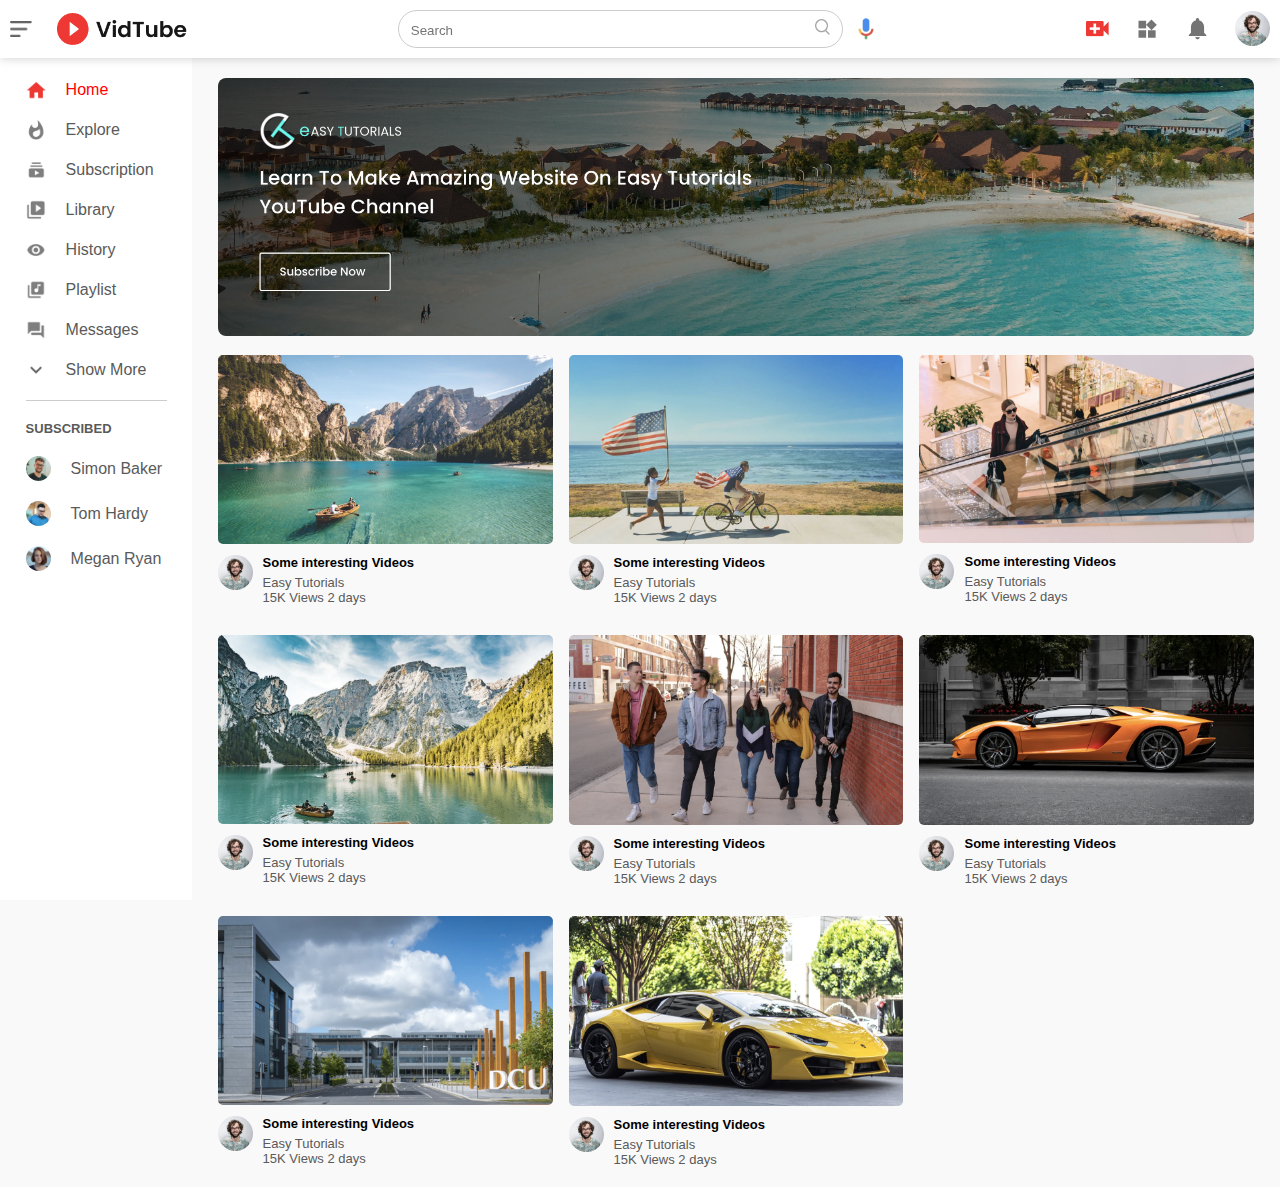
<file: index.html>
<!DOCTYPE html>
<html lang="en">
<head>
    <meta charset="UTF-8">
    <meta http-equiv="X-UA-Compatible" content="IE=edge">
    <meta name="viewport" content="width=device-width, initial-scale=1.0">
    <title>Video buddy website</title>

    <link rel="stylesheet" href="index.css">
</head>
<body>
     
    <nav class="div1">
        <div class="left div1">
            <img src="menu.png" class="menu-icon">
            <!-- <img src="turntable-music-with-vinyl-cartoon-vector-icon-illustration-technology-music-icon-concept-isolated-premium-vector-flat-cartoon-style_138676-3649.jpg" class="left"> -->
            <img src="logo.png" class="logo" > 
            <!-- <div>YOUR BUDDY</div> -->
        </div>
        <div class="middle div1" >
            <div class="search-box">
                <input type="text" placeholder="Search">
                <img src="search.png">
            </div>

            <img src="voice-search.png" class="mick-icon">
        </div>
        <div class="right  div1" >
            <img src="upload.png">
            <img src="more.png">
            <img src="notification.png">
            <img src="Jack.png" class="user-icon" >
        </div>
    </nav>
    <!------>
    <div class="sidebar">
        <div class="shortcut-links">
            <a href=""><img src="home.png"><p>Home</p></a>
            <a href=""><img src="explore.png"><p> Explore</p></a>
            <a href=""><img src="subscriprion.png"><p> Subscription</p></a>
            <a href=""><img src="library.png"><p>Library</p></a>
            <a href=""><img src="history.png"><p> History</p></a>
            <a href=""><img src="playlist.png"><p> Playlist</p></a>
            <a href=""><img src="messages.png"><p> Messages</p></a>
            <a href=""><img src="show-more.png"><p>Show More</p></a>
            <hr>
        </div>

        <div class="subscribed-list">
            <h3>SUBSCRIBED</h3>
            <a href=""><img src="simon.png"><p>Simon Baker</p></a>
            <a href=""><img src="tom.png"><p>Tom Hardy</p></a>
            <a href=""><img src="megan.png"><p>Megan Ryan</p></a>
        </div>
    </div>
    </div>

    <!--------------MAIN------- -->

    <div class="container">
        <div class="banner">
            <img src="banner.png" >
        </div>
          
    <div class="list-container">
        <div class="vid-list">
            
            <a href="playvideo.html"><img src="thumbnail1.png" class="thumbnail1"></a>
            <div class="div1">
                <img src="Jack.png">
                <div class="vid-info">
                    <a href="playvideo.html">Some interesting Videos </a>
                    <p>Easy Tutorials</p>
                    <p>15K Views 2 days</p>
                </div>
            </div>
        </div>
        <div class="vid-list">
            <img src="thumbnail2.png" class="thumbnail1">
            <a href=""></a>
            <div class="div1">
                <img src="Jack.png">
                <div class="vid-info">
                    <a href="">Some interesting Videos </a>
                    <p>Easy Tutorials</p>
                    <p>15K Views 2 days</p>
                </div>
            </div>
        </div>
        <div class="vid-list">
            <img src="thumbnail3.png" class="thumbnail1">
            <a href=""></a>
            <div class="div1">
                <img src="Jack.png">
                <div class="vid-info">
                    <a href="">Some interesting Videos </a>
                    <p>Easy Tutorials</p>
                    <p>15K Views 2 days</p>
                </div>
            </div>
        </div>
        <div class="vid-list">
            <img src="thumbnail4.png" class="thumbnail1">
            <a href=""></a>
            <div class="div1">
                <img src="Jack.png">
                <div class="vid-info">
                    <a href="">Some interesting Videos </a>
                    <p>Easy Tutorials</p>
                    <p>15K Views 2 days</p>
                </div>
            </div>
        </div>
        <div class="vid-list">
            <img src="thumbnail5.png" class="thumbnail1">
            <a href=""></a>
            <div class="div1">
                <img src="Jack.png">
                <div class="vid-info">
                    <a href="">Some interesting Videos </a>
                    <p>Easy Tutorials</p>
                    <p>15K Views 2 days</p>
                </div>
            </div>
        </div>
        <div class="vid-list">
            <img src="thumbnail6.png" class="thumbnail1">
            <a href=""></a>
            <div class="div1">
                <img src="Jack.png">
                <div class="vid-info">
                    <a href="">Some interesting Videos </a>
                    <p>Easy Tutorials</p>
                    <p>15K Views 2 days</p>
                </div>
            </div>
        </div>
        <div class="vid-list">
            <img src="thumbnail7.png" class="thumbnail1">
            <a href=""></a>
            <div class="div1">
                <img src="Jack.png">
                <div class="vid-info">
                    <a href="">Some interesting Videos </a>
                    <p>Easy Tutorials</p>
                    <p>15K Views 2 days</p>
                </div>
            </div>
        </div>
        <div class="vid-list">
            <img src="thumbnail8.png" class="thumbnail1">
            <a href=""></a>
            <div class="div1">
                <img src="Jack.png">
                <div class="vid-info">
                    <a href="">Some interesting Videos </a>
                    <p>Easy Tutorials</p>
                    <p>15K Views 2 days</p>
                </div>
            </div>
        </div>
    </div>
 </div>
         
    <script src="script.js"></script>
</body>
</html>
</file>
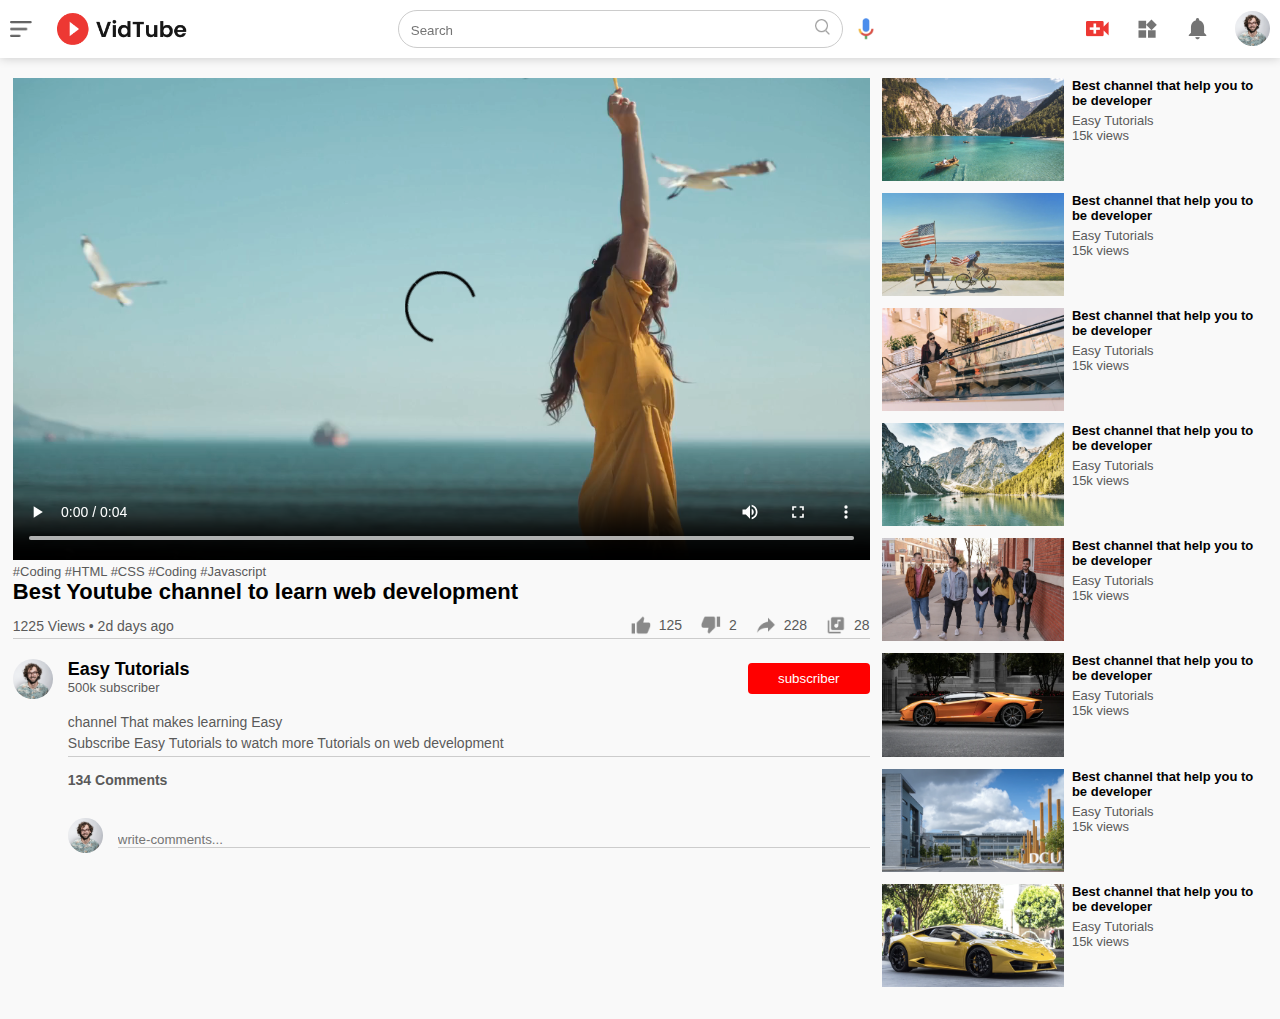
<file: playvideo.html>
<!DOCTYPE html>
<html lang="en">
<head>
    <meta charset="UTF-8">
    <meta http-equiv="X-UA-Compatible" content="IE=edge">
    <meta name="viewport" content="width=device-width, initial-scale=1.0">
    <title>play video</title>
    <link rel="stylesheet" href="index.css">
</head>
<body>
    
    <nav class="div1">
        <div class="left div1">
            <img src="menu.png" class="menu-icon">
            <!-- <img src="turntable-music-with-vinyl-cartoon-vector-icon-illustration-technology-music-icon-concept-isolated-premium-vector-flat-cartoon-style_138676-3649.jpg" class="left"> -->
            <img src="logo.png" class="logo" > 
            <!-- <div>YOUR BUDDY</div> -->
        </div>
        <div class="middle div1" >
            <div class="search-box">
                <input type="text" placeholder="Search">
                <img src="search.png">
            </div>

            <img src="voice-search.png" class="mick-icon">
        </div>
        <div class="right  div1" >
            <img src="upload.png">
            <img src="more.png">
            <img src="notification.png">
            <img src="Jack.png" class="user-icon" >
        </div>
    </nav>

    <div class="div container play-container " >
        <div class="row">
            <div class="play-video">
                <video controls autoplay>
                    <source src="video.mp4" type="video/mp4">
                </video>

                <div class="tags">
                    <a href="">#Coding</a> <a href="">#HTML</a> <a href="">#CSS</a> <a href="">#Coding</a>
                    <a href="">#Javascript</a>

                </div>

                <h3>Best Youtube channel to learn web development</h3>

                <div class="play-video-info">
                    <p>1225 Views &bull; 2d days ago</p>
                    <div>

                        <a href=""><img src="like.png">125</a>
                        <a href=""><img src="dislike.png">2</a>
                        <a href=""><img src="share.png">228</a>
                        <a href=""><img src="save.png">28</a>


                    </div>
                </div>
                <hr>
                <div class="publisher">
                    <img src="Jack.png">
                    <div>
                        <p> Easy Tutorials</p>
                        <span>500k subscriber</span>
                    </div>
                    <button type="button">subscriber</button>
                </div>

                <div class="vid-description">
                    <p>channel That makes learning Easy</p>
                    <p>Subscribe Easy Tutorials to watch more Tutorials on web development</p>
                    <hr>
                    <h4>134 Comments</h4>

                    <div class="add-comment">
                        <img src="Jack.png">
                        <input type="text" placeholder="write-comments...">
                    </div>



                </div>








            </div>
            <div class="right-sidebar">

                <div class="side-video-list">
                    <!-- <img src="thumbnail1.png"> -->
                    <a href="" class="small-thumbnail"><img src="thumbnail1.png"></a>
                    <div class="vid-info">
                        <a href="">Best channel that help you to be developer</a>
                        <p>Easy Tutorials</p>
                        <p>15k views  </p>
                    </div>
                </div>

                <div class="side-video-list">
                    <!-- <img src="thumbnail1.png"> -->
                    <a href="" class="small-thumbnail"><img src="thumbnail2.png"></a>
                    <div class="vid-info">
                        <a href="">Best channel that help you to be developer</a>
                        <p>Easy Tutorials</p>
                        <p>15k views  </p>
                    </div>
                </div>
                <div class="side-video-list">
                    <!-- <img src="thumbnail1.png"> -->
                    <a href="" class="small-thumbnail"><img src="thumbnail3.png"></a>
                    <div class="vid-info">
                        <a href="">Best channel that help you to be developer</a>
                        <p>Easy Tutorials</p>
                        <p>15k views  </p>
                    </div>
                </div>
                <div class="side-video-list">
                    <!-- <img src="thumbnail1.png"> -->
                    <a href="" class="small-thumbnail"><img src="thumbnail4.png"></a>
                    <div class="vid-info">
                        <a href="">Best channel that help you to be developer</a>
                        <p>Easy Tutorials</p>
                        <p>15k views  </p>
                    </div>
                </div>
                <div class="side-video-list">
                    <!-- <img src="thumbnail1.png"> -->
                    <a href="" class="small-thumbnail"><img src="thumbnail5.png"></a>
                    <div class="vid-info">
                        <a href="">Best channel that help you to be developer</a>
                        <p>Easy Tutorials</p>
                        <p>15k views  </p>
                    </div>
                </div>

                <div class="side-video-list">
                    <!-- <img src="thumbnail1.png"> -->
                    <a href="" class="small-thumbnail"><img src="thumbnail6.png"></a>
                    <div class="vid-info">
                        <a href="">Best channel that help you to be developer</a>
                        <p>Easy Tutorials</p>
                        <p>15k views  </p>
                    </div>
                </div>

                <div class="side-video-list">
                    <!-- <img src="thumbnail1.png"> -->
                    <a href="" class="small-thumbnail"><img src="thumbnail7.png"></a>
                    <div class="vid-info">
                        <a href="">Best channel that help you to be developer</a>
                        <p>Easy Tutorials</p>
                        <p>15k views  </p>
                    </div>
                </div>

                <div class="side-video-list">
                    <!-- <img src="thumbnail1.png"> -->
                    <a href="" class="small-thumbnail"><img src="thumbnail8.png"></a>
                    <div class="vid-info">
                        <a href="">Best channel that help you to be developer</a>
                        <p>Easy Tutorials</p>
                        <p>15k views  </p>
                    </div>
                </div>

            </div>
        </div>
    </div>
</body>
</html>
</file>
<file: index.css>
*{

    margin: 0px;
    padding: 0px;
    font-family: 'poppins' , sans-serif;
    box-sizing: border-box;
}
a{
    text-decoration: none;
    color: #5a5a5a;

}

img{

    cursor: pointer;
}

.div1{

    display: flex;
    align-items: center;

}
nav{
    padding: 10px;
    justify-content: space-between;
    box-shadow: 0 0 10px rgba(0,0, 0, 0.2);
    background: white;
    position: sticky;
    top: 0;
    z-index: 10;
}
.right img{
     width: 25px;
     margin-right: 25px;
}
.right .user-icon{

    width: 35px;
    border-radius: 50%;
    margin-right: 0;


}
.left .menu-icon{
    width: 22px;
    margin-right: 25px;
}
.left .logo{
    width: 130px;

}
.middle .mick-icon{
    width: 16px;


}

.middle .search-box{
    border: 1px solid #ccc;
    margin-right: 15px;
    padding: 8px 12px;
    border-radius: 25px;
}
.middle .search-box input{
    width: 400px;
    border: 0;
    outline: 0;
    background: transparent;

}
.middle .search-box img{
     width: 15px;
}
/* ------------- sidebar--------*/

.sidebar{

    background: white;
    width: 15%;
    height: 100vh;
    position: fixed;
    top:0;
    padding-left:2%;
    padding-top: 80px;



}
.shortcut-links a img{
    width: 20px;
    margin-right: 20px;
}
.shortcut-links a{
    display: flex;
    align-items: center;
    margin-bottom: 20px;
    width: fit-content;
    flex-wrap: wrap;
}
.shortcut-links a:first-child{
    color: red;
}
.sidebar hr{
    border: 0;
    height: 1px;
    background:#ccc;
    width: 85%;
}
.subscribed-list h3{
    font-size: 13px;
    margin: 20px 0;
    color: #5a5a5a; 
}
.subscribed-list a{
    display: flex;
    align-items: center;
    margin-bottom: 20px;
    width: fit-content;
    flex-wrap: wrap;
}
.subscribed-list a img{
    width: 25px;
    border-radius: 50%;
    margin-right: 20px;
}
.small-sidebar{
    width: 5%;

}
.small-sidebar a p {
    display: none;
}
.small-sidebar h3{
    display: none;
}
.small-sidebar hr{
    width: 50%;
    margin-bottom: 25px;
}

/*-----------------main-----*/
.container{
    background: #f9f9f9;
    padding-left: 17%;
    padding-right: 2%;
    padding-top: 20px;
    padding-bottom: 20px;
}

.large-container{
    padding-left: 7%;
}

.banner{
    width: 100%;

}
.banner img{
    width: 100%;
    border-radius: 8px;

}
.list-container{
    display: grid;
    grid-template-columns: repeat(auto-fit,minmax(250px, 1fr));
    grid-column-gap: 16px;
    grid-row-gap: 30px;
    margin-top: 15px;

}
.vid-list .thumbnail1{
    width: 100%;
    border-radius: 5px;
}

.vid-list .div1{
    align-items: flex-start;
    margin-top: 7px;
}

.vid-list .div1 img{
    width: 35px;
    margin-right: 10px;
    border-radius: 50%;
}

.vid-info{
    color: #5a5a5a;
    font-size: 13px;
}

.vid-info a{
    color: #000;
    font-weight: 600;
    display: block;
    margin-bottom: 5px;
}


@media (max-width:900px){
    .menu-icon{
        display: none;
    }

    .sidebar{
        display: none;
    }

    .container, .large-container{
        padding-left: 5%;
        padding-right: 5%;
    }

    .right{
        display: none;
    }

    .right .user-icon{
        display: block;
        width: 30px;

    }

    .middle  .search-box input{

        width: 100px;
    }

    .middle .mick-icon{

        display: none;
    }

    .logo{
        width: 90px;
    }
}


/*--------play video page ----*/

.play-container{
    padding-left: 1%;
}

.row{
    display: flex;
    justify-content: space-between;
    flex-wrap: wrap;
}

.play-video{
    flex-basis: 69%;
}

.right-sidebar{
    flex-basis: 30%;
}

.play-video video{
    width: 100%;
}

.side-video-list{
    display: flex;
    justify-content: space-between;
    margin-bottom: 8px;
}

.side-video-list img {
    width: 100%;
}

.side-video-list .small-thumbnail{

    flex-basis: 49%;
}
.side-video-list .vid-info{
    flex-basis: 49%;
    
}

.play-video .tags{
    color: #0000ff;
    font-size: 13px;


}

.play-video h3{

    font-weight: 600;
    font-size: 22px;
}

.play-video .play-video-info{
    display: flex;
    align-items: center;
    justify-content: space-between;
    flex-wrap: wrap;
    margin-top: 10px;
    font-size: 14px;
    color: #5a5a5a;
}

.play-video .play-video-info a img{

    width: 20px;
    margin-right: 8px;
}
.play-video .play-video-info a{

    display: inline-flex;
    align-items: center;
    margin-left: 15px;


}

.play-video hr{
    border: 0;
    height: 1px;
    background: #ccc;
    margin: 10;
}

.publisher{

    display: flex;
    align-items: center;
    margin-top: 20px;
}

.publisher div{

    flex: 1;
    line-height: 18px;

}

.publisher img{
    width: 40px;
    border-radius: 50%;
    margin-right: 15px;
}

.publisher div p {
    color: black;
    font-weight: 600;
    font-size: 18px;
}
.publisher div span{
    font-size: 13px;
    color: #5a5a5a;
}

.publisher button{
    background: red;
    color: #fff;
    padding: 8px 30px;
    border: 0;
    outline: 0;
    border-radius: 4px;
    cursor: pointer;
}
.vid-description {

    padding-left: 55px;
    margin: 15px 0;
} 

.vid-description p{
    font-size: 14px;
    margin-bottom: 5px;
    color: #5a5a5a;
}

.vid-description h4{
    font-size: 14px;
    color: #5a5a5a;
    margin-top: 15px;
}
.add-comment{
    display: flex;
    align-items: center;
    margin: 30px 0;
}
.add-comment img{
    width: 35px;
    border-radius: 50%;
    margin-right: 15px;
}

.add-comment input{
    border: 0;
    outline: 0;
    border-bottom: 1px solid #ccc;
    width: 100%;
    padding-top: 10px;
    background: transparent;
}
</file>
